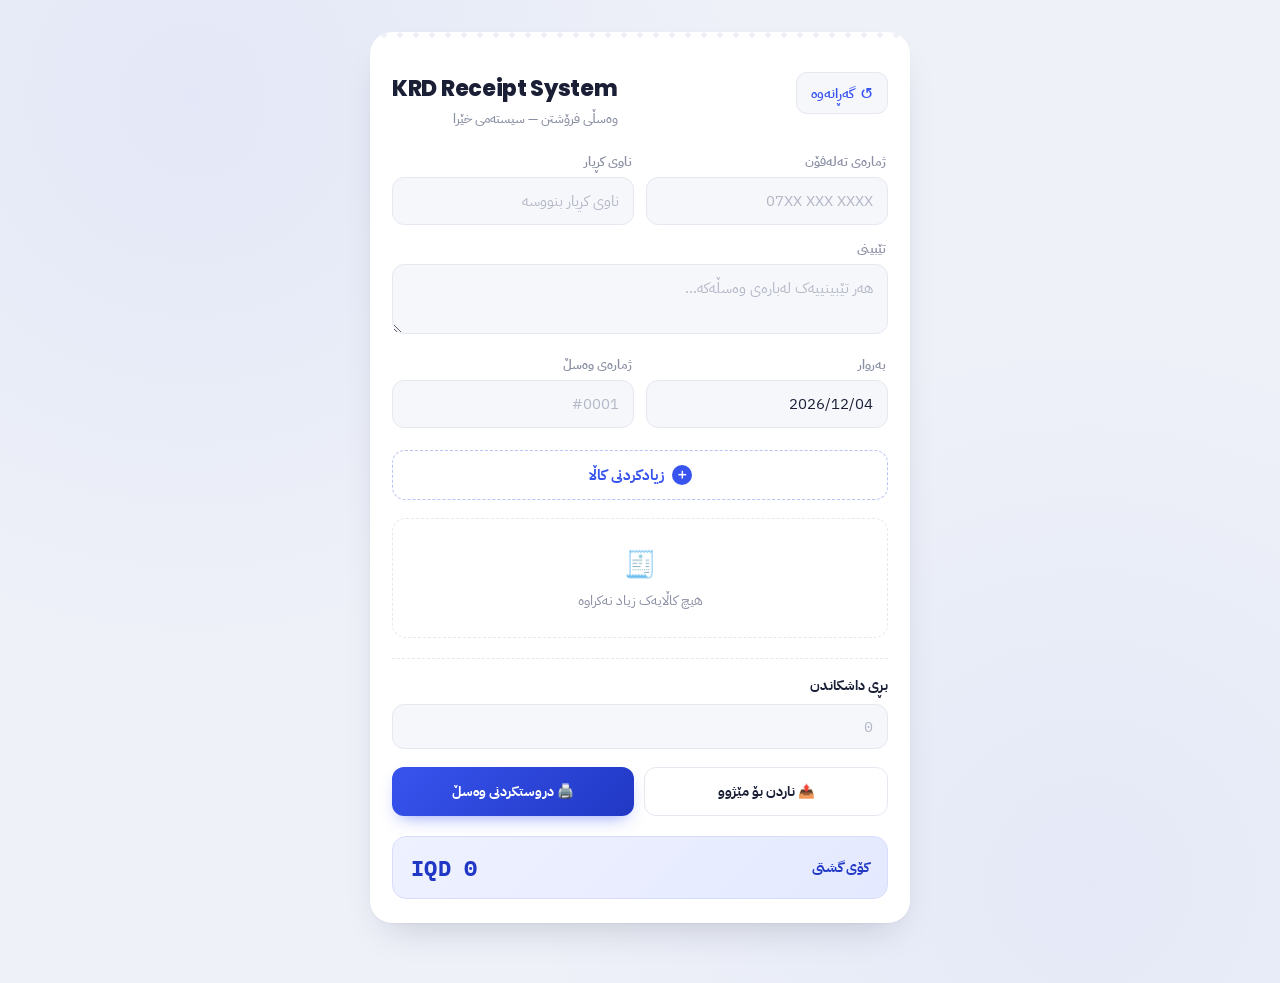
<file: index.html>
<!DOCTYPE html>
<html lang="ckb" dir="rtl">
<head>
<meta charset="UTF-8">
<meta name="viewport" content="width=device-width, initial-scale=1.0">
<title>سیستەمی وەسڵ - KRD Receipt System</title>
<link rel="preconnect" href="https://fonts.googleapis.com">
<link rel="preconnect" href="https://fonts.gstatic.com" crossorigin>
<link href="https://fonts.googleapis.com/css2?family=IBM+Plex+Sans+Arabic:wght@400;500;600;700&family=Poppins:wght@600;700;800&family=IBM+Plex+Mono:wght@500;600&display=swap" rel="stylesheet">
<link rel="stylesheet" href="style.css">
</head>
<body>

<div class="page">
  <div class="card" id="receiptCard">

    <div class="perforation"></div>

    <div class="top-row">
      <button class="reset-btn" onclick="resetForm()">
        <span class="reset-icon">↺</span> گەڕانەوە
      </button>
      <div class="brand">
        <h1>KRD Receipt System</h1>
        <span class="subtitle">وەسڵی فرۆشتن — سیستەمی خێرا</span>
      </div>
    </div>

    <div class="section">
      <div class="row2">
        <div class="field">
          <label>ژمارەی تەلەفۆن</label>
          <input type="tel" id="phone" placeholder="07XX XXX XXXX">
        </div>
        <div class="field">
          <label>ناوی کڕیار</label>
          <input type="text" id="customer" placeholder="ناوی کڕیار بنووسە">
        </div>
      </div>

      <div class="field">
        <label>تێبینی</label>
        <textarea id="notes" placeholder="هەر تێبینییەک لەبارەی وەسڵەکە..."></textarea>
      </div>

      <div class="row2">
        <div class="field">
          <label>بەروار</label>
          <input type="text" id="date" placeholder="YYYY/MM/DD">
        </div>
        <div class="field">
          <label>ژمارەی وەسڵ</label>
          <input type="text" id="receiptNo" placeholder="#0001">
        </div>
      </div>
    </div>

    <button class="add-btn" onclick="addItem()">
      <span class="plus-circle">＋</span> زیادکردنی کاڵا
    </button>

    <div id="itemsContainer">
      <div class="empty-msg" id="emptyMsg">
        <span class="empty-icon">🧾</span>
        <p>هیچ کاڵایەک زیاد نەکراوە</p>
      </div>
    </div>

    <div class="dashed-divider"></div>

    <div class="discount-row">
      <label class="discount-label">بڕی داشکاندن</label>
      <input type="number" id="discount" placeholder="0" oninput="calculateTotal()">
    </div>

    <div class="bottom-btns">
      <button class="btn-outline" onclick="shareReceipt()">
        📤 ناردن بۆ مێژوو
      </button>
      <button class="btn-filled" onclick="window.print()">
        🖨️ دروستکردنی وەسڵ
      </button>
    </div>

    <div class="total-box">
      <span class="total-label">کۆی گشتی</span>
      <span class="total-amount" id="grandTotal">IQD 0</span>
    </div>

  </div>
</div>

<script src="script.js"></script>
</body>
</html>
</file>
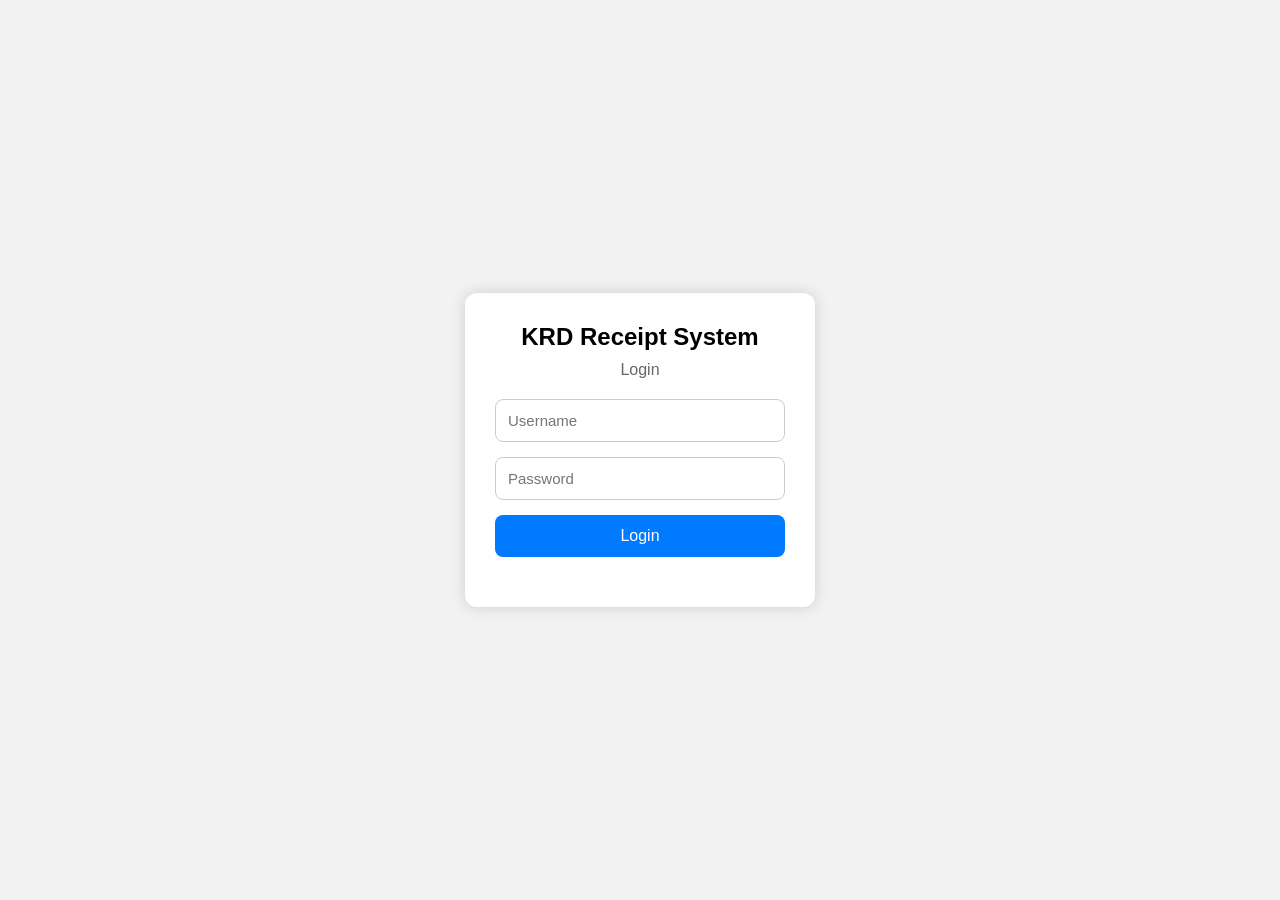
<file: dashboard.html>
<!DOCTYPE html>
<html lang="ku" dir="rtl">

<head>

<meta charset="UTF-8">
<meta name="viewport" content="width=device-width, initial-scale=1.0">

<title>KRD Receipt System - Dashboard</title>

<link rel="stylesheet" href="dashboard.css">

</head>

<body>

<div class="dashboard">

    <div class="header">

        <h1>KRD Receipt System</h1>

        <button id="logoutBtn">
            🚪 چوونەدەرەوە
        </button>

    </div>

    <div class="cards">

        <div class="card" onclick="window.location.href='index.html'">

            <div class="icon">🧾</div>

            <h2>دروستکردنی وەسڵ</h2>

            <p>وەسڵێکی نوێ دروست بکە</p>

        </div>

        <div class="card" onclick="window.location.href='history.html'">

            <div class="icon">📜</div>

            <h2>مێژووی وەسڵەکان</h2>

            <p>بینینی هەموو وەسڵەکان</p>

        </div>

    </div>

</div>

<script src="dashboard.js"></script>

</body>

</html>
</file>
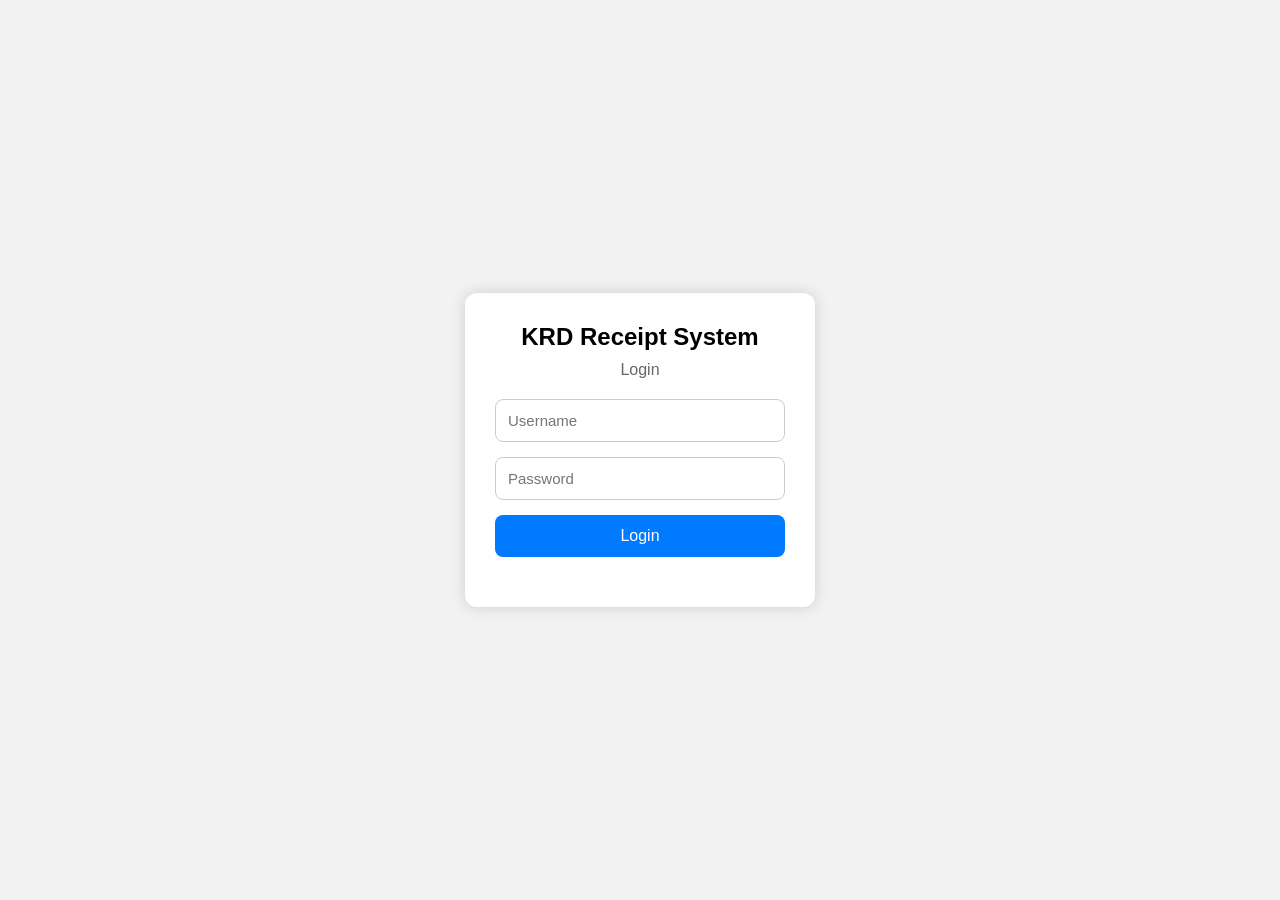
<file: history.html>
<!DOCTYPE html>
<html lang="ku" dir="rtl">

<head>

<meta charset="UTF-8">
<meta name="viewport" content="width=device-width, initial-scale=1.0">

<title>مێژووی وەسڵەکان</title>

<link rel="stylesheet" href="history.css">

</head>

<body>

<div class="container">

    <div class="header">

        <h1>📜 مێژووی وەسڵەکان</h1>

        <button onclick="window.location.href='dashboard.html'">
            ⬅ گەڕانەوە بۆ داشبۆرد
        </button>

    </div>

    <table>

        <thead>

            <tr>

                <th>ژمارەی وەسڵ</th>
                <th>ناوی کڕیار</th>
                <th>بەروار</th>
                <th>کۆی گشتی</th>
                <th>کردار</th>

            </tr>

        </thead>

        <tbody id="historyTable">

            <tr>

                <td colspan="5">
                    هیچ وەسڵێک تۆمار نەکراوە
                </td>

            </tr>

        </tbody>

    </table>

</div>

<script src="history.js"></script>

</body>

</html>
</file>
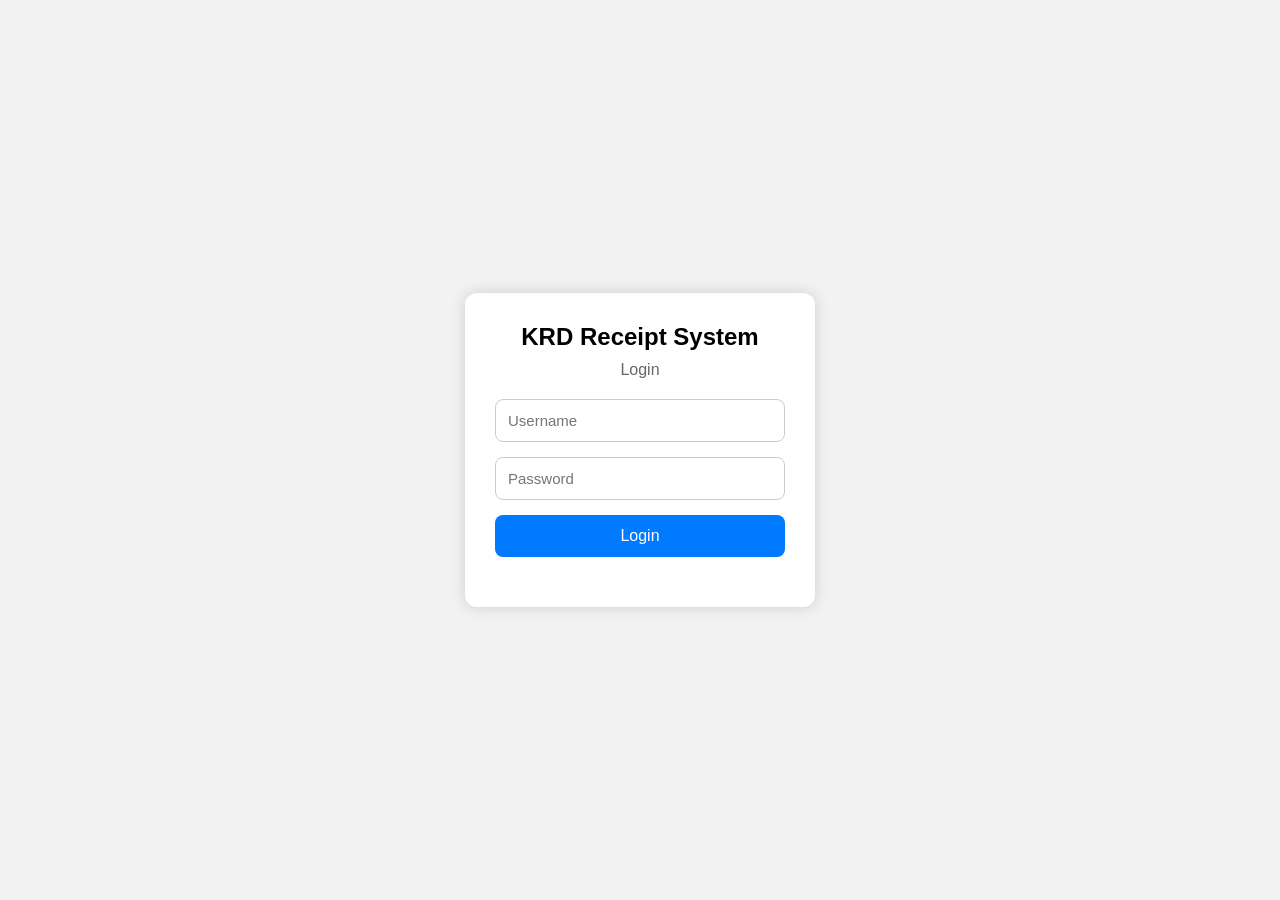
<file: login.html>
<!DOCTYPE html>
<html lang="en">

<head>

<meta charset="UTF-8">
<meta name="viewport" content="width=device-width, initial-scale=1.0">

<title>Login - KRD Receipt System</title>

<link rel="stylesheet" href="login.css">

</head>

<body>

<div class="login-box">

    <h1>KRD Receipt System</h1>

    <p>Login</p>

    <input type="text" id="username" placeholder="Username">

    <input type="password" id="password" placeholder="Password">

    <button id="loginBtn">
        Login
    </button>

    <p id="error"></p>

</div>

<script src="login.js"></script>

</body>

</html>
</file>
<file: style.css>
:root{
  --blue:#3854ee;
  --blue-dark:#2138c4;
  --ink:#1a1f36;
  --muted:#8a8fa3;
  --border:#e6e8f0;
  --bg:#eef1f8;
  --card:#ffffff;
  --field-bg:#f6f7fb;
  --green:#0f9d58;
  --danger:#e0455f;
  --danger-bg:#fdecef;
}

*{box-sizing:border-box;}

body{
  margin:0;
  background:
    radial-gradient(circle at 15% 10%, rgba(56,84,238,0.06), transparent 40%),
    radial-gradient(circle at 85% 90%, rgba(56,84,238,0.05), transparent 40%),
    var(--bg);
  min-height:100vh;
  font-family:"IBM Plex Sans Arabic", Tahoma, sans-serif;
  color:var(--ink);
  padding:32px 14px 60px;
}

.page{
  max-width:540px;
  margin:0 auto;
}

.card{
  position:relative;
  background:var(--card);
  border-radius:22px;
  padding:26px 22px 24px;
  box-shadow:
    0 1px 2px rgba(20,25,50,0.04),
    0 18px 40px -18px rgba(20,25,50,0.22);
  overflow:hidden;
}

/* torn receipt perforation strip along the top */
.perforation{
  position:absolute;
  top:0; left:0; right:0;
  height:6px;
  background-image: radial-gradient(circle, var(--bg) 2.6px, transparent 2.7px);
  background-size: 16px 6px;
  background-position: center;
}

.top-row{
  display:flex;
  align-items:flex-start;
  justify-content:space-between;
  gap:12px;
  margin:14px 0 24px;
  flex-wrap:wrap;
}

.brand{
  text-align:right;
}

.brand h1{
  font-family:"Poppins", sans-serif;
  font-size:22px;
  font-weight:800;
  margin:0;
  letter-spacing:-0.3px;
  color:var(--ink);
}

.subtitle{
  display:block;
  font-size:12.5px;
  color:var(--muted);
  margin-top:4px;
  font-weight:500;
}

.reset-btn{
  display:inline-flex;
  align-items:center;
  gap:6px;
  background:var(--field-bg);
  border:1px solid var(--border);
  color:var(--blue);
  font-family:inherit;
  font-size:13.5px;
  font-weight:600;
  padding:9px 14px;
  border-radius:11px;
  cursor:pointer;
  transition:background .15s ease, transform .1s ease;
}
.reset-btn:hover{background:#e9ecfb;}
.reset-btn:active{transform:scale(0.96);}
.reset-icon{font-size:15px;}

.section{margin-bottom:6px;}

.field{margin-bottom:14px;}

.field label{
  display:block;
  font-size:12.5px;
  font-weight:600;
  color:var(--muted);
  margin:0 2px 6px;
}

.row2{
  display:flex;
  gap:12px;
}
.row2 .field{flex:1; min-width:0;}

input, textarea{
  width:100%;
  border:1.5px solid var(--border);
  border-radius:12px;
  padding:12px 14px;
  font-size:14.5px;
  background:var(--field-bg);
  color:var(--ink);
  font-family:inherit;
  text-align:right;
  transition:border-color .15s ease, background .15s ease;
}
input:focus, textarea:focus{
  outline:none;
  border-color:var(--blue);
  background:#fff;
  box-shadow:0 0 0 4px rgba(56,84,238,0.10);
}
input::placeholder, textarea::placeholder{color:#b3b7c6;}

textarea{resize:vertical; min-height:64px;}

.add-btn{
  width:100%;
  display:flex;
  align-items:center;
  justify-content:center;
  gap:8px;
  background:#fff;
  border:1.5px dashed #b9c2f2;
  color:var(--blue);
  font-family:inherit;
  font-size:14.5px;
  font-weight:700;
  padding:13px;
  border-radius:13px;
  cursor:pointer;
  margin:8px 0 18px;
  transition:background .15s ease, border-color .15s ease;
}
.add-btn:hover{background:#f2f4ff; border-color:var(--blue);}
.add-btn:active{transform:scale(0.98);}
.plus-circle{
  display:inline-flex;
  align-items:center;
  justify-content:center;
  width:20px; height:20px;
  border-radius:50%;
  background:var(--blue);
  color:#fff;
  font-size:14px;
  line-height:1;
}

.empty-msg{
  text-align:center;
  color:var(--muted);
  padding:26px 10px;
  border:1.5px dashed var(--border);
  border-radius:14px;
  margin-bottom:16px;
}
.empty-icon{font-size:26px; display:block; margin-bottom:6px;}
.empty-msg p{margin:0; font-size:13.5px;}

.item-card{
  position:relative;
  border:1.5px solid var(--border);
  background:var(--field-bg);
  border-radius:14px;
  padding:14px 14px 12px;
  margin-bottom:12px;
  animation: slideIn .18s ease;
}
@keyframes slideIn{
  from{opacity:0; transform:translateY(-6px);}
  to{opacity:1; transform:translateY(0);}
}

.item-head{
  display:flex;
  align-items:center;
  justify-content:space-between;
  margin-bottom:10px;
}
.item-num{
  display:inline-flex;
  align-items:center;
  justify-content:center;
  width:22px; height:22px;
  border-radius:7px;
  background:var(--blue);
  color:#fff;
  font-size:12px;
  font-weight:700;
  font-family:"IBM Plex Mono", monospace;
}

.remove-item{
  background:var(--danger-bg);
  color:var(--danger);
  border:none;
  border-radius:8px;
  padding:5px 10px;
  font-size:12px;
  font-weight:600;
  cursor:pointer;
}
.remove-item:hover{background:#fbdde3;}

.item-card input{background:#fff;}
.item-card .row2{margin-top:8px;}

.item-total{
  display:flex;
  justify-content:space-between;
  align-items:center;
  margin-top:10px;
  padding-top:10px;
  border-top:1px dashed var(--border);
  font-size:13px;
  color:var(--muted);
  font-family:"IBM Plex Mono", monospace;
}
.item-total b{color:var(--ink); font-size:14px;}

.dashed-divider{
  border-top:1.5px dashed var(--border);
  margin:20px 0 16px;
}

.discount-row{margin-bottom:18px;}
.discount-label{
  display:block;
  font-size:14px;
  font-weight:700;
  margin-bottom:8px;
}
#discount{font-family:"IBM Plex Mono", monospace;}

.bottom-btns{
  display:flex;
  gap:10px;
  margin-bottom:20px;
}
.bottom-btns button{
  flex:1;
  font-family:inherit;
  font-size:13.5px;
  font-weight:700;
  padding:13px 8px;
  border-radius:12px;
  cursor:pointer;
  transition:transform .1s ease, filter .15s ease;
}
.bottom-btns button:active{transform:scale(0.97);}

.btn-outline{
  background:#fff;
  border:1.5px solid var(--border);
  color:var(--ink);
}
.btn-outline:hover{background:var(--field-bg);}

.btn-filled{
  background:linear-gradient(135deg, var(--blue), var(--blue-dark));
  border:none;
  color:#fff;
  box-shadow:0 8px 18px -8px rgba(56,84,238,0.6);
}
.btn-filled:hover{filter:brightness(1.05);}

.total-box{
  display:flex;
  align-items:center;
  justify-content:space-between;
  background:linear-gradient(135deg, #eef1ff, #e4e9ff);
  border:1.5px solid #d7ddfb;
  border-radius:14px;
  padding:16px 18px;
}
.total-label{
  font-size:14px;
  font-weight:700;
  color:var(--blue-dark);
}
.total-amount{
  font-family:"IBM Plex Mono", monospace;
  font-size:22px;
  font-weight:700;
  color:var(--blue-dark);
  letter-spacing:0.3px;
}

@media (max-width:420px){
  .row2{flex-direction:column; gap:0;}
  .bottom-btns{flex-direction:column;}
}

@media print{
  body{background:#fff; padding:0;}
  .perforation, .reset-btn, .add-btn, .bottom-btns, .remove-item{display:none !important;}
  .card{box-shadow:none; border:1px solid #ddd;}
}
</file>
<file: dashboard.css>
*{
    margin:0;
    padding:0;
    box-sizing:border-box;
    font-family:Tahoma, Arial, sans-serif;
}

body{
    background:#f3f4f6;
    min-height:100vh;
}

.dashboard{
    max-width:1100px;
    margin:auto;
    padding:20px;
}

.header{
    display:flex;
    justify-content:space-between;
    align-items:center;
    margin-bottom:30px;
    background:#fff;
    padding:20px;
    border-radius:12px;
    box-shadow:0 2px 10px rgba(0,0,0,.08);
}

.header h1{
    font-size:28px;
    color:#222;
}

#logoutBtn{
    background:#e53935;
    color:#fff;
    border:none;
    padding:12px 20px;
    border-radius:8px;
    cursor:pointer;
    font-size:15px;
    transition:.3s;
}

#logoutBtn:hover{
    background:#c62828;
}

.cards{
    display:grid;
    grid-template-columns:repeat(auto-fit,minmax(280px,1fr));
    gap:20px;
}

.card{
    background:#fff;
    border-radius:15px;
    padding:35px 20px;
    text-align:center;
    cursor:pointer;
    transition:.3s;
    box-shadow:0 2px 10px rgba(0,0,0,.08);
}

.card:hover{
    transform:translateY(-5px);
    box-shadow:0 8px 20px rgba(0,0,0,.15);
}

.icon{
    font-size:60px;
    margin-bottom:15px;
}

.card h2{
    margin-bottom:10px;
    color:#222;
}

.card p{
    color:#666;
    font-size:15px;
}

@media(max-width:600px){

.header{
    flex-direction:column;
    gap:15px;
}

.header h1{
    font-size:22px;
}

#logoutBtn{
    width:100%;
}

}
</file>
<file: history.css>
*{
    margin:0;
    padding:0;
    box-sizing:border-box;
    font-family:Tahoma, Arial, sans-serif;
}

body{
    background:#f4f4f4;
    padding:20px;
}

.container{
    max-width:1100px;
    margin:auto;
    background:#fff;
    border-radius:12px;
    padding:20px;
    box-shadow:0 2px 10px rgba(0,0,0,.1);
}

.header{
    display:flex;
    justify-content:space-between;
    align-items:center;
    margin-bottom:20px;
}

.header h1{
    font-size:28px;
}

.header button{
    border:none;
    background:#007bff;
    color:#fff;
    padding:10px 18px;
    border-radius:8px;
    cursor:pointer;
    font-size:15px;
}

.header button:hover{
    background:#0056b3;
}

table{
    width:100%;
    border-collapse:collapse;
}

th,td{
    border:1px solid #ddd;
    padding:12px;
    text-align:center;
}

th{
    background:#007bff;
    color:#fff;
}

tr:nth-child(even){
    background:#f9f9f9;
}

.action-btn{
    border:none;
    padding:7px 12px;
    border-radius:6px;
    cursor:pointer;
    margin:2px;
    color:#fff;
}

.view-btn{
    background:#17a2b8;
}

.print-btn{
    background:#28a745;
}

.delete-btn{
    background:#dc3545;
}

@media (max-width:768px){

    .header{
        flex-direction:column;
        gap:15px;
    }

    .header button{
        width:100%;
    }

    table{
        font-size:13px;
    }

    th,td{
        padding:8px;
    }

}
</file>
<file: login.css>
*{
    margin:0;
    padding:0;
    box-sizing:border-box;
    font-family:Tahoma, Arial, sans-serif;
}

body{
    background:#f2f2f2;
    display:flex;
    justify-content:center;
    align-items:center;
    height:100vh;
}

.login-box{
    width:350px;
    background:#fff;
    padding:30px;
    border-radius:12px;
    box-shadow:0 0 15px rgba(0,0,0,.15);
    text-align:center;
}

.login-box h1{
    margin-bottom:10px;
    font-size:24px;
}

.login-box p{
    margin-bottom:20px;
    color:#666;
}

.login-box input{
    width:100%;
    padding:12px;
    margin-bottom:15px;
    border:1px solid #ccc;
    border-radius:8px;
    font-size:15px;
}

.login-box button{
    width:100%;
    padding:12px;
    border:none;
    border-radius:8px;
    background:#007bff;
    color:#fff;
    font-size:16px;
    cursor:pointer;
}

.login-box button:hover{
    background:#0056b3;
}

#error{
    margin-top:15px;
    color:red;
    font-size:14px;
}
</file>
